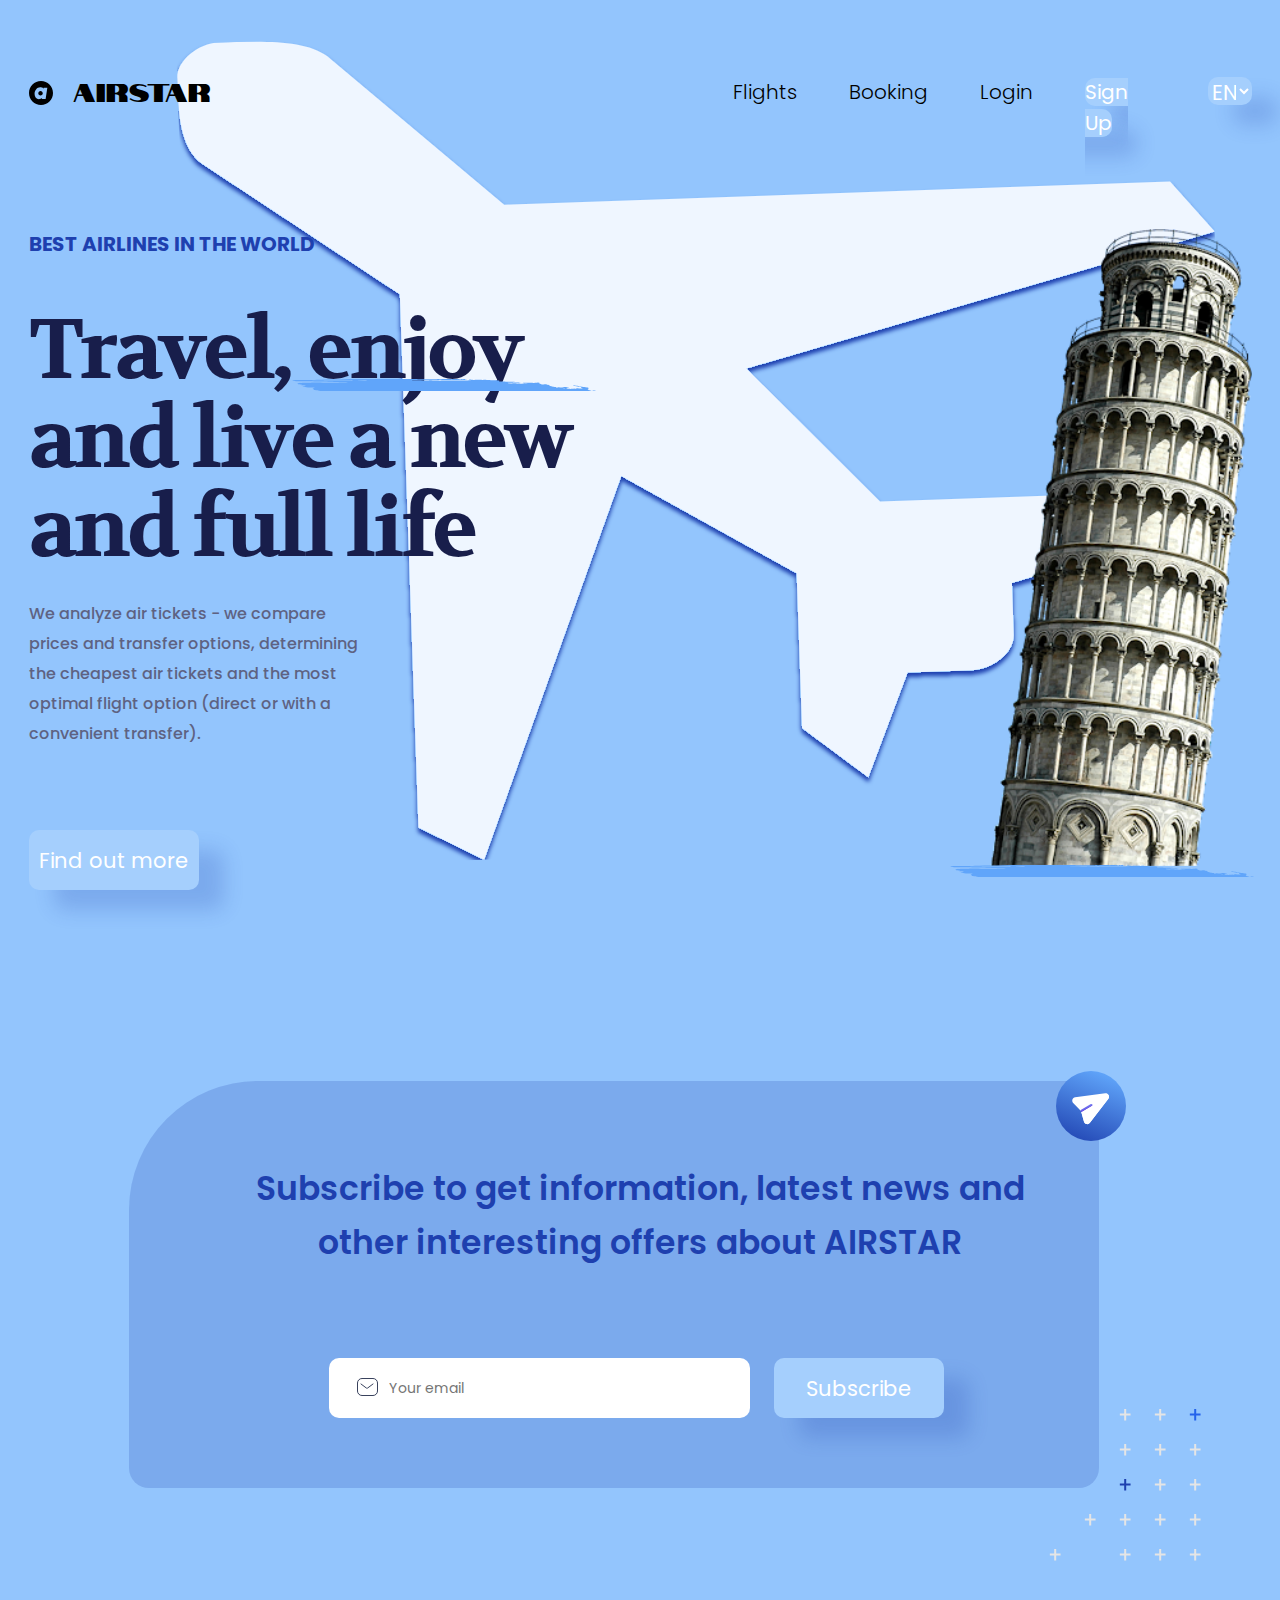
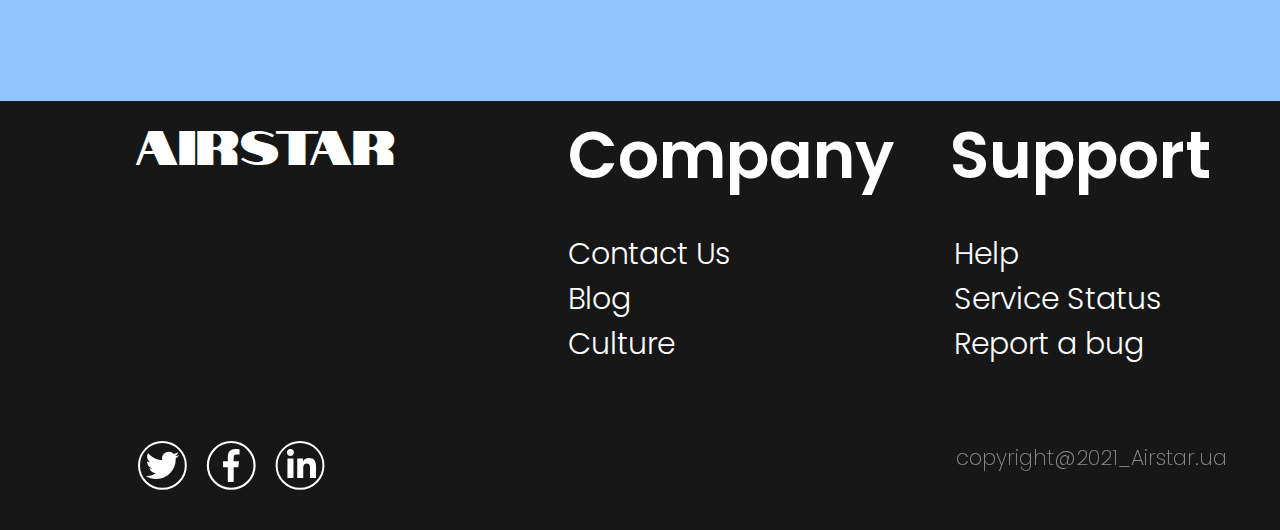
<file: index.html>
<!doctype html>
<html lang="en">
<head>
    <meta charset="UTF-8">
<!--    <meta name="viewport"-->
<!--          content="width=device-width, user-scalable=no, initial-scale=1.0, maximum-scale=1.0, minimum-scale=1.0">-->
<!--    <meta http-equiv="X-UA-Compatible" content="ie=edge">-->
    <title>Airstar</title>
    <link rel="stylesheet" href="style.css">
    <link rel="preconnect" href="https://fonts.googleapis.com">
    <link rel="preconnect" href="https://fonts.gstatic.com" crossorigin>
    <link href="https://fonts.googleapis.com/css2?family=Notable&family=Poppins:wght@300;400;500;600;700&family=Volkhov:wght@700&display=swap" rel="stylesheet">
</head>

<body>
    <header>
        <div class="container1">
            <div class="nav">
                <a href="index.html"><img src="image/icon.svg" alt="logo" class="logo" style="margin-top: 12px;"></a>
                <p class="logo_name">AIRSTAR</p>
                <ul class="menu">
                    <li>
                        <a href="#" class="undline">
                            Flights
                        </a>
                    </li>
                    <li>
                        <a href="#" class="undline">
                            Booking
                        </a>
                    </li>
                    <li>
                        <a href="#" class="undline">
                            Login
                        </a>
                    </li>
                    <li>
                        <a href="register.html" class="header_button button" style="width: 113px; height: 40px">
                            Sign Up
                        </a>
                    </li>
                    <li>
<!--                        <a href="#" class="button">-->
<!--                            EN-->
<!--                        </a>-->
                        <select id="lang" name="lang" class="button" style="width: 44px; height: 28px">
                            <option value="EN">EN</option>
                            <option value="RU">RU</option>
                            <option value="UA">UA</option>
                        </select>
                    </li>
                </ul>
            </div>

        </div>
    </header>
    <main>
        <div class="container2">
            <div class="side_photo">
                <img src="image/tower2.svg">
            </div>
            <div class="content">
                <p class="text1">BEST AIRLINES IN THE WORLD</p>
                <img src="image/Vector.svg" class="vector2">
                <h1 class="text2">Travel, enjoy
                    and live a new
                    and full life</h1>
                <p class="text3">We analyze air tickets - we compare
                    prices and transfer options, determining
                    the cheapest air tickets and the most
                    optimal flight option (direct or with a
                    convenient transfer).</p>
                <button type="submit" formmethod="get" class="button">Find out more</button>
            </div>
            <img src="image/Vector.svg" class="vector">
        </div>
        <div class="container3">
            <div class="rectangle">
                <p class="text4">Subscribe to get information, latest news and other interesting offers about AIRSTAR</p>
                <p><input type="text" name="email" placeholder="Your email" size="18" class="input"/></p>
                <button type="submit" formmethod="get" class="button">Subscribe</button>
                <img src="image/mail.svg" class="vector3">
            </div>
            <div>
                <img src="image/pluses.svg" class="vector4">
            </div>
        </div>
    </main>
    <footer>
        <div class="container4">
            <div class="nav2">
                <div class="nav3">
                    <p class="logo_name2">AIRSTAR</p>
                    <ul class="menu ulmenu">
                        <li class="lili">
                            <p>
                                Company
                            </p>
                        </li>
                        <li class="lili">
                            <p>
                                Support
                            </p>
                        </li>
                    </ul>
                </div>
                <div class="container5">
                    <ul class="links list_1">
                        <li>
                            <a href="#">
                                Contact Us
                            </a>
                        </li>
                        <li>
                            <a href="#">
                                Blog
                            </a>
                        </li>
                        <li>
                            <a href="#">
                                Culture
                            </a>
                        </li>
                    </ul>
                    <ul class="links list_2">
                        <li>
                            <a href="#">
                                Help
                            </a>
                        </li>
                        <li>
                            <a href="#">
                                Service Status
                            </a>
                        </li>
                        <li>
                            <a href="#">
                                Report a bug
                            </a>
                        </li>
                    </ul>
                    <img src="image/media.svg" class="vector5">

                </div>
                <p class="copyright">copyright@2021_Airstar.ua</p>
            </div>
        </div>
    </footer>
</body>
</html>
</file>
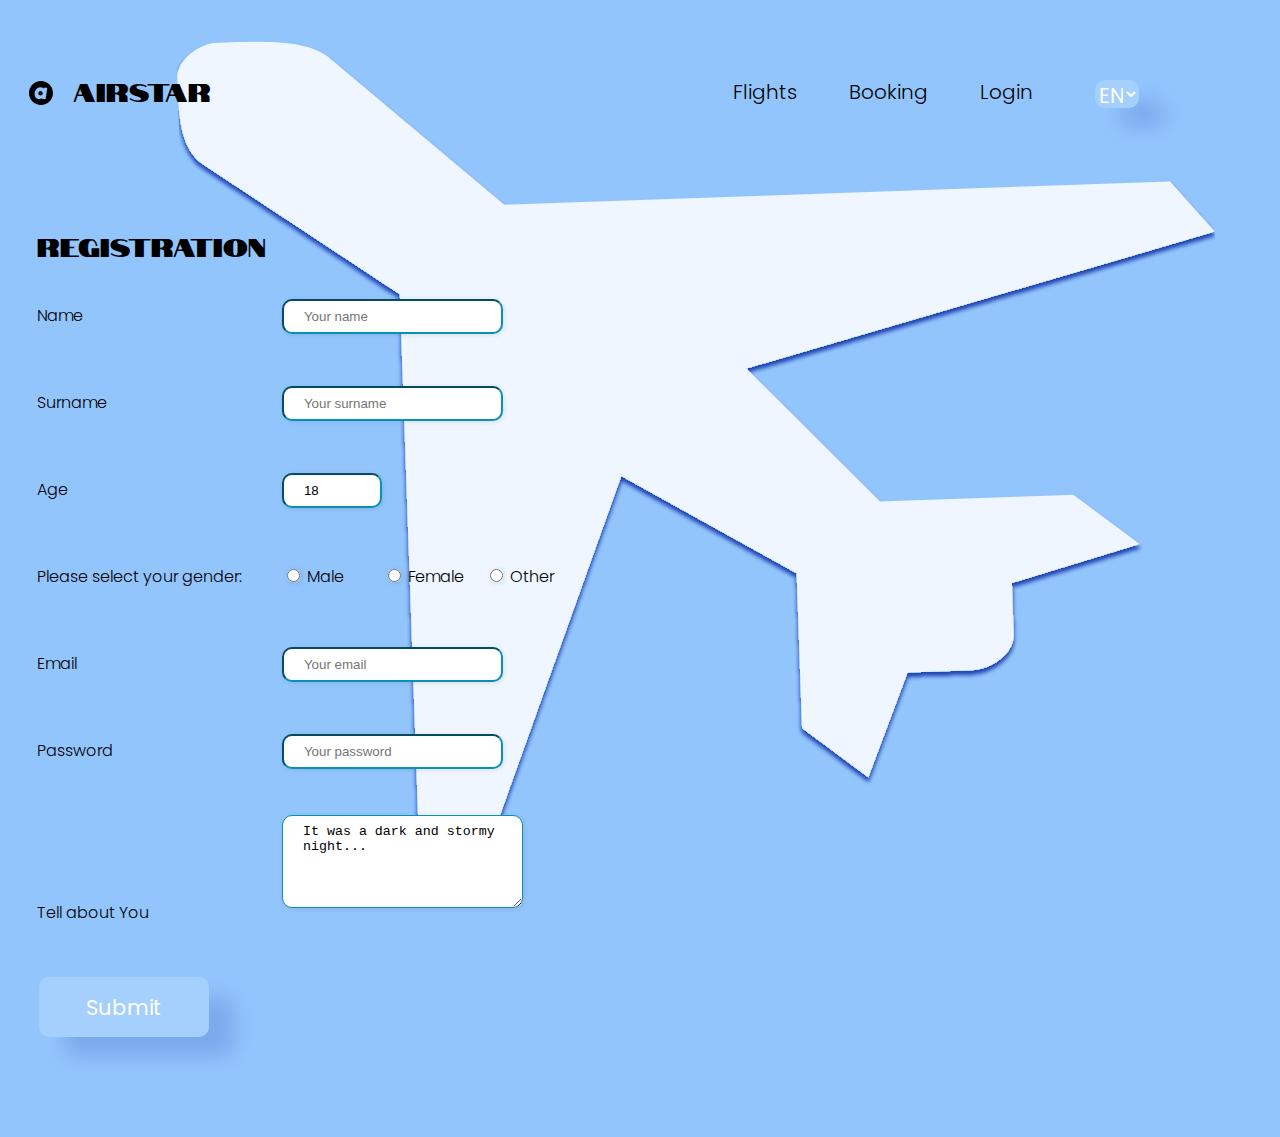
<file: register.html>
<!DOCTYPE html>
<html xmlns="http://www.w3.org/1999/html">
  <head>
    <link rel="stylesheet" type="text/css" href="register.css"/>
    <link rel="stylesheet" type="text/css" href="style.css"/>

    <title>Airstar</title>

    <link rel="stylesheet" href="style.css">
    <link rel="preconnect" href="https://fonts.googleapis.com">
    <link rel="preconnect" href="https://fonts.gstatic.com" crossorigin>
    <link href="https://fonts.googleapis.com/css2?family=Notable&family=Poppins:wght@300;400;500;600;700&family=Volkhov:wght@700&display=swap" rel="stylesheet">

  </head>
  <body>

    <header>
      <div class="container1">
        <div class="nav">
          <a href="index.html"><img src="image/icon.svg" alt="logo" class="logo" style="margin-top:12px;"></a>
          <p class="logo_name">AIRSTAR</p>
          <ul class="menu">
            <li>
              <a href="#" class="undline">
                Flights
              </a>
            </li>
            <li>
              <a href="#" class="undline">
                Booking
              </a>
            </li>
            <li>
              <a href="#" class="undline">
                Login
              </a>
            </li>
            <li>
              <select id="lang" name="lang" class="button" style="width: 44px; height: 28px; margin-top: 3px">
                <option value="EN">EN</option>
                <option value="RU">RU</option>
                <option value="UA">UA</option>
              </select>
            </li>
          </ul>
        </div>

      </div>
    </header>

    <main>
      <div class="container2">
        <h1 class="logo_name4">Registration</h1>

        <div class="inp-row">
          <label for="inp-name">Name</label>
          <input required type="text" placeholder="Your name" id="inp-name"/>
        </div>

        <div class="inp-row">
          <label for="inp-sname">Surname</label>
          <input required type="text" placeholder="Your surname" id="inp-sname"/>
        </div>

        <div class="inp-row">
          <form>
            <label for="age">Age</label>
            <input type="number" step="1" min="8" max="100" value="18" id="age" name="age"/>
          </form>
        </div>

        <div class="inp-row">
              <label>Please select your gender:</label>
              <input type="radio" id="contactChoice1"
                     name="contact" value="male">
              <label for="contactChoice1" class="radiobuttons">Male</label>
              <input type="radio" id="contactChoice2"
                     name="contact" value="female">
              <label for="contactChoice2" class="radiobuttons">Female</label>
              <input type="radio" id="contactChoice3"
                     name="contact" value="other">
              <label for="contactChoice3">Other</label>
            </div>

        <div class="inp-row">
          <label for="inp-email">Email</label>
          <input required type="text" placeholder="Your email" id="inp-email"/>
        </div>

        <div class="inp-row">
          <label for="inp-passwd">Password</label>
          <input required type="password" placeholder="Your password" id="inp-passwd"/>
        </div>

        <div class="inp-row">
            <label for="text">Tell about You</label>
            <textarea id="text" name="text"
                      rows="5" cols="33">It was a dark and stormy night...</textarea>
        </div>

        <div>
          <input id="submit-btn" type="submit" value="Submit" class="button"/>
        </div>
      </div>
    </main>

  </body>
</html>
</file>
<file: style.css>
body {
    padding: 0;
    margin: 0;
    font-family: 'Poppins', sans-serif;
    /*font-family: 'Notable', sans-serif;*/
    /*font-family: 'Poppins', sans-serif;*/
    /*font-family: 'Volkhov', serif;*/
    color: black;
    background-color: #93C5FD ;
    font-size: 16px;
    background-image: url("image/airplane.svg");
    /*background-position: center, center;*/
    background-repeat: space;
    background-attachment: fixed;
    /*background-position: top 200px left 200px;*/
    /*background-position: initial;*/
    background-position: 80% 20%;
    /*background-position: top right 100px;*/


}

* {
    box-sizing: border-box;
}

h1, h2, h3, h4, h5, h6 {
    padding: 0;
    margin: 0;
    /*text-transform: uppercase;*/
}

ul, li {
    display: block;
}
.container1{
    width: 1223px;
    height: 42px;
    margin: 69px auto 118px auto;
    border: 79px;
    /*background-color: aliceblue;*/

}


header a {
    color: black;
}

.menu {
    display: flex;
}

.menu li a {
    text-decoration: none;
    font-size: 20px;
}

.undline:hover {
    text-decoration: underline;
}

.list_1 li a {
    text-decoration: none;
    color: #FFFFFF;
}

.list_2 li a {
    text-decoration: none;
    color: #FFFFFF;
}


.menu li p {
    width: 330px;
    height: 98px;
    margin-top: -32px;
    margin-bottom: 0;
    margin-left: 50px;
    font-family: 'Poppins', sans-serif;
    font-style: normal;
    font-weight: 600;
    font-size: 65px;
    line-height: 97px;
    /* identical to box height */


    color: #FFFFFF;
}

.lili{
    width: 330px;
    height: 98px;
}

.menu li{
    /*margin-right: 52px;*/
    /*margin-left: 52px;*/
    margin: -8px 0 0 52px;

    font-family: 'Poppins', sans-serif;
    font-style: normal;
    font-weight: 300;
    font-size: 20px;
    line-height: 30px;


}
.logo{
    margin-top: -10px;
}
.logo_name{
    margin: 5px 430px 0 20px;
    font-family: 'Notable', sans-serif;
    font-style: normal;
    font-weight: normal;
    font-size: 25px;
    line-height: 32px;
    text-align: right;
}
.nav {
    display: flex;
}

/*.header_button {*/
/*    !*position: absolute;*!*/
/*    width: 113px;*/
/*    height: 40px;*/
/*    !*left: 372px;*!*/
/*    !*top: 0px;*!*/
/*    background: #A5CFFD;*/
/*    !* 1st *!*/
/*    border: 1px solid #212832;*/
/*    box-sizing: border-box;*/
/*    border-radius: 5px;*/
/*}*/


.container2{
    width: 1223px;
    height: 643px;
    margin: 0 auto;
    /*background-color: aliceblue;*/
}

.side_photo {
    float: right;
    margin-bottom: -25px;

}

.content{
    height: 630px;
    width: 547px;
    margin-right: 200px;
}

.vector {
    margin-left: 915px;
    margin-top: -15px;
}

.vector2 {
    position: relative;
    /*width: 385px;*/
    /*height: 12px;*/
    left: 257px;
    top: 90px;
    /*left: 40%;*/
    /*margin-right: -60%;*/
    /*transform: translate(-40%, -60%)*/
}


.vector3 {
    position: relative;
    width: 70px;
    height: 70px;
    left: 27px;
    top: -10px;
    /*left: 40%;*/
    /*margin-right: -60%;*/
    /*transform: translate(-40%, -60%)*/
}

.vector4 {
    position: relative;

    left: -50px;
    top: 320px;
}

.vector5 {
    position: relative;
    width: 187px;
    height: 49px;

    left: -1076px;
    top: 210px;
}

.text1{
    width: 285px;
    height: 30px;
    font-family: 'Poppins', sans-serif;
    font-style: normal;
    font-weight: bold;
    font-size: 20px;
    line-height: 30px;
    /* identical to box height */

    text-transform: uppercase;

    color: #1E40AF;
    margin-bottom: 24px;
}

.text2 {
    width: 547px;
    height: 267px;

    font-family: 'Volkhov', sans-serif;
    font-style: normal;
    font-weight: bold;
    font-size: 84px;
    line-height: 89px;
    /* or 106% */

    letter-spacing: -0.04em;

    /* 1st */

    color: #181E4B;
    margin-bottom: 24px;
}

.text3 {
    width: 347px;
    height: 212px;

    font-family: 'Poppins', sans-serif;
    font-style: normal;
    font-weight: 500;
    font-size: 16px;
    line-height: 30px;
    /* or 187% */
    margin-bottom: 19px;


    color: #5E6282;
}

.button {
    width: 170px;
    height: 60px;
    border: none;
    background: #A5CFFD;
    /*opacity: 0.2;*/
    box-shadow: 25px 20px 20px rgb(30,64,175,0.2);
    border-radius: 10px;


    font-family: 'Poppins', sans-serif;
    font-style: normal;
    font-weight: normal;
    font-size: 21px;
    line-height: 31px;
    /* identical to box height */
    text-align: center;

    color: white;
}
.button:hover {
    background-color: #1E40AF;
}





.container3{
    width: 1223px;
    height: 490px;
    /*background-color: aqua;*/
    margin: 209px auto 130px;
    /*background-color: #FFFFFF;*/
    display: flex;


}

.rectangle {
    width: 1170px;
    height: 407px;

    background: rgb(30,64,175,0.2);
    /*opacity: 0.3;*/
    border-radius: 129px 20px 20px 20px;
    /*transform: matrix(-1, 0, 0, 1, 0, 0);*/
    display: flex;
    margin-left: 100px;
}

.text4 {
    width: 859px;
    height: 108px;


    font-family: 'Poppins', sans-serif;
    font-style: normal;
    font-weight: 600;
    font-size: 33px;
    line-height: 54px;
    /* or 164% */

    text-align: center;

    color: #1E40AF;
    position: absolute;
    top: 1183px;
    left: 50%;
    margin-right: -50%;
    transform: translate(-50%, -50%)
}

.input {
    width: 421px;
    height: 60px;

    border: none;

    /* white */

    background: #FFFFFF;
    border-radius: 10px;

    font-family: 'Poppins', sans-serif;
    font-style: normal;
    font-weight: normal;
    font-size: 14px;
    line-height: 21px;
    /* identical to box height */
    background: url("image/Group 46.svg") no-repeat 28px 20px;
    height: 60px;
    /*background-size:S auto 90%;*/
    background-color: #FFFFFF;
    padding: 5px 5px 5px 60px;
    margin: 261px auto 78px 200px;

    /* TEXT COLOR */

    /*color: #39425D;*/
    /*padding: 5px 5px 5px 40px;*/
    /*height: 20px;*/
    /*background: url("image/Group 46.svg") no-repeat 3px 1px;*/
    /*!*background-size: auto 90%;*!*/
}

div.rectangle button {
    margin: 277px auto 78px 24px;
}


footer {
    background-color: #171717;
    width: auto;
    height: 429px;
    margin: 0 auto;
    display: flex;
}

.container4 {
    width: 1223px;
    height: 429px;
    /*background-color: aqua;*/
    display: flex;
    margin: 0 auto;

}

.nav2 {
    width: 1223px;
    /*height: 382px;*/
    /*background-color: red;*/
    margin: 30px 42px 28px 106px;
    display: flex;
}

.nav3 {
    display: flex;
}

.ulmenu {
    width: 330px;
    height: 98px;
}

.logo_name2{
    margin: -20px 30px 0 0;
    font-family: 'Notable', sans-serif;
    font-style: normal;
    font-weight: normal;
    font-size: 48px;
    line-height: 62px;
    width: 261px;
    height: 62px;

    color: #FFFFFF;
    text-align: right;
}

.list_1 {
    margin: 0 277px 0 -228px;
    font-family: 'Poppins', sans-serif;
    font-style: normal;
    font-weight: 300;
    font-size: 30px;
    line-height: 45px;
    width: 209px;
    height: 45px;
    /* identical to box height */


    color: #FFFFFF;
}

.list_2 {
    margin: 0 auto 0 -100px;
    font-family: 'Poppins', sans-serif;
    font-style: normal;
    font-weight: 300;
    font-size: 30px;
    line-height: 45px;
    width: 300px;
    height: 45px;
}

.container5 {
    display: flex;
    flex-direction: row;
    padding: 0;
    margin: 100px 0 0 0;
    text-decoration: none;
    /*position: absolute;*/
    /*width: 678px;*/
    /*height: 175px;*/
    /*left: 614px;*/
    /*top: 0px;*/

}

.copyright {
    position: relative;
    font-family: 'Poppins', sans-serif;
    font-style: normal;
    font-weight: 200;
    font-size: 21px;
    line-height: 31px;
    opacity: 0.5;
    width: 300px;
    height: 32px;
    left: -445px;
    top: 290px;
    /*background-color: #1E40AF;*/
    /* identical to box height */


    color: #FFFFFF;

}
</file>
<file: register.css>
body {
  background-image: none;
  background-color: #ECFDF5;
  font-family: 'Poppins', sans-serif;
  font-style: normal;
  font-weight: 300;
  font-size: 30px;
  line-height: 45px;
}

input ,textarea{
  padding: 8px 20px;
  border-radius: 10px;
  border-color: none;
}

.inp-row input, textarea, select {
  display: inline-block;
  border-color: #0891B2;
  box-shadow: 1px 1px 5px rgba(0, 0, 0, 0.1);
}

.inp-row, select {
  margin: 2em 0.5em;
}

#submit-btn {
  margin-left: 10px;
  margin-bottom: 100px;
}

label, textarea{
  display: inline-block;
  margin-bottom: 10px;
  width: 20%;
}

.radiobuttons {
  width: 6%;
}

.logo_name4{
  width: 100px;
  margin-left: 8px;
  font-family: 'Notable', sans-serif;
  font-style: normal;
  font-weight: normal;
  font-size: 25px;
  line-height: 32px;
  text-align: right;
}
</file>
